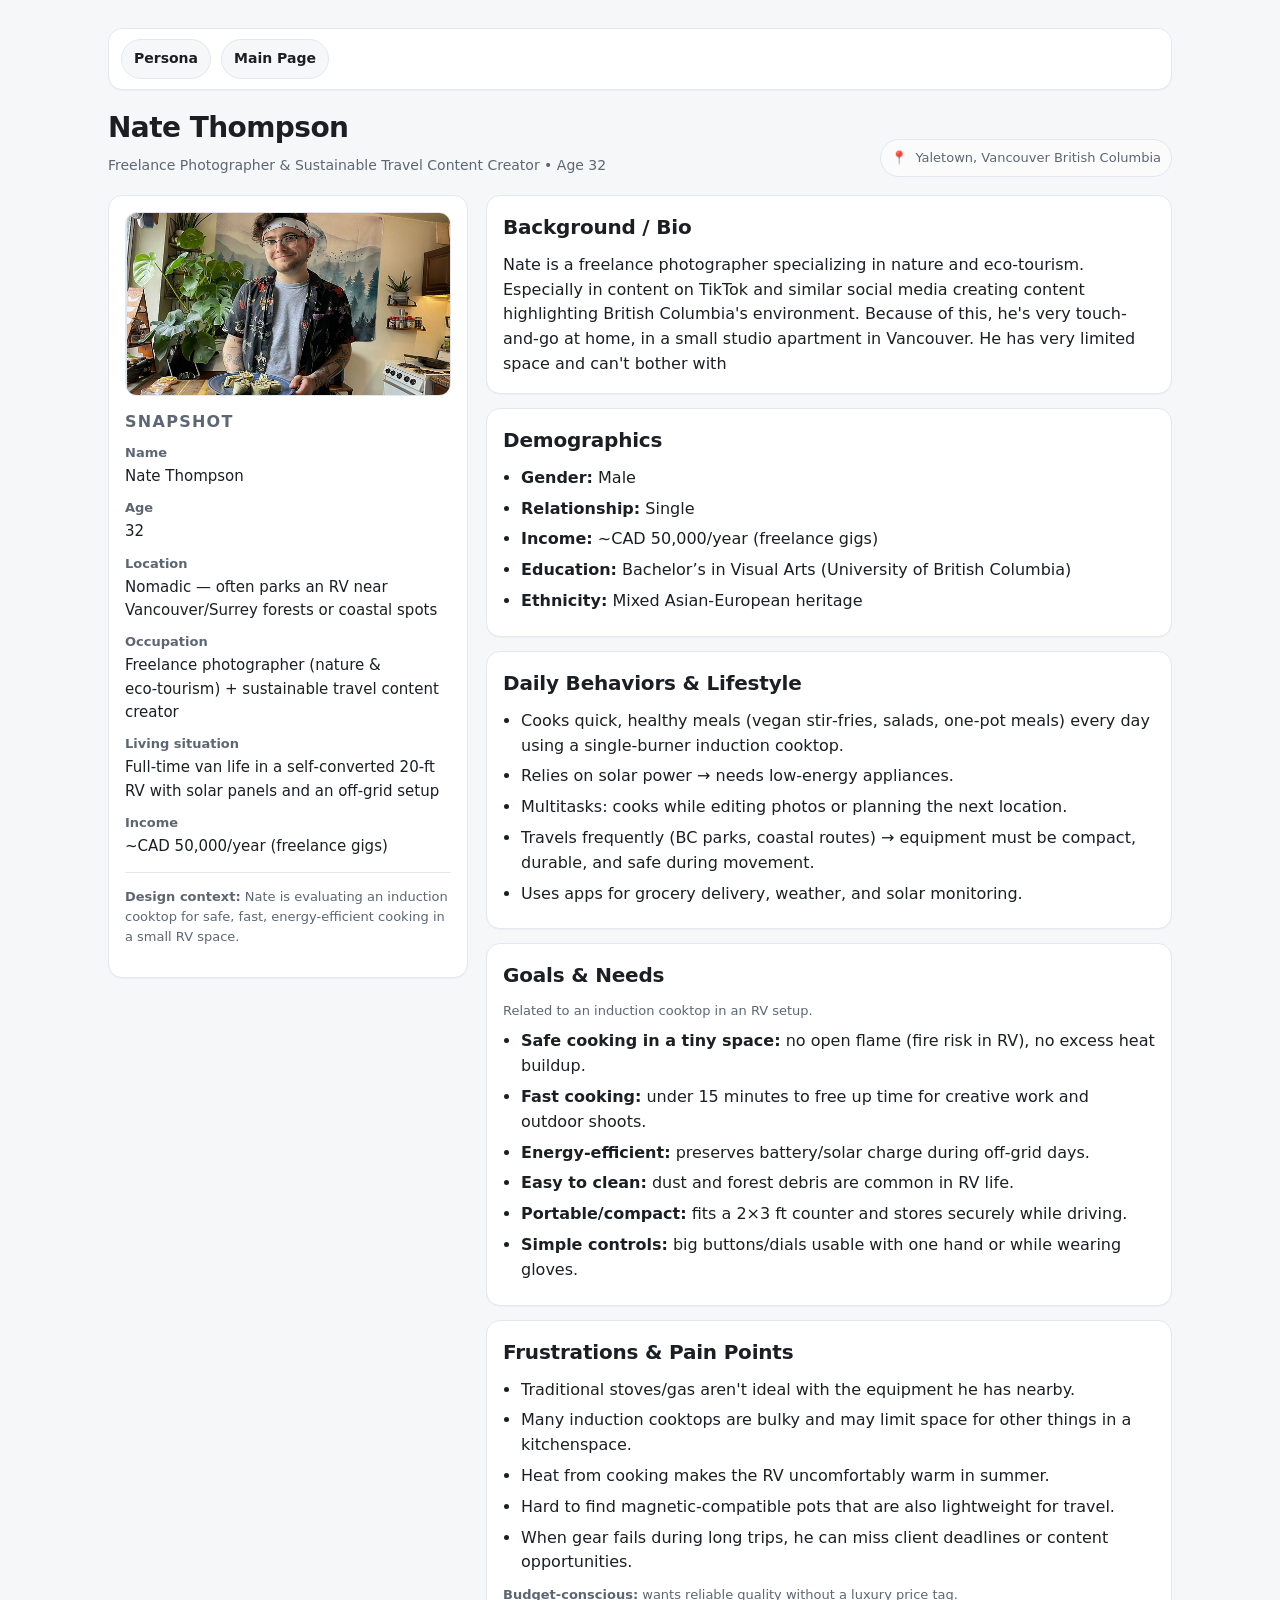
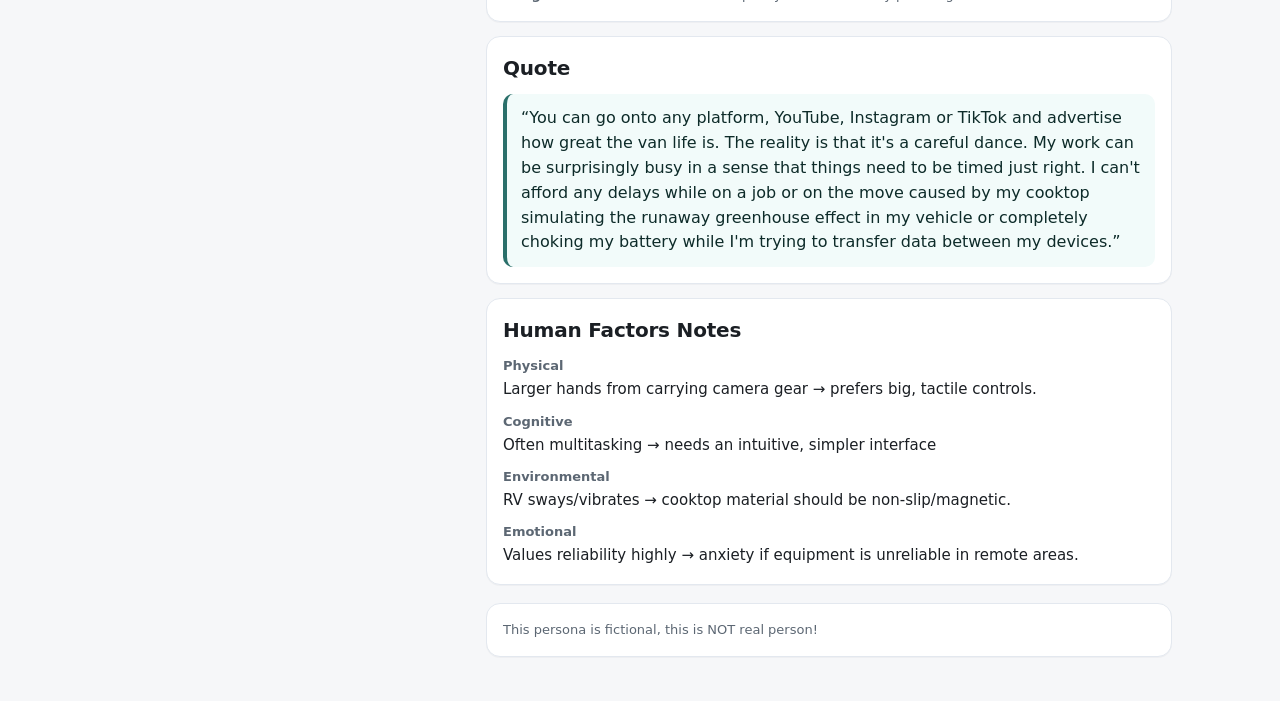
<file: index.html>
<!doctype html>
<html lang="en">
<head>
  <meta charset="utf-8" />
  <meta name="viewport" content="width=device-width, initial-scale=1" />
  <title>Persona — Nate Thompson</title>
  <meta name="description" content="Persona biography site for Nate Thompson — freelance photographer & sustainable travel content creator." />
  <link rel="stylesheet" href="style.css" />
</head>
<body>
    <div class="wrapper">
        <nav class="top-nav" aria-label="Primary navigation">
            <a href="index.html">Persona</a>
            <a href="main.html">Main Page</a>
        </nav>
        <header>
            <div>
                <h1 class="title">Nate Thompson</h1>
                <p class="subtitle">Freelance Photographer &amp; Sustainable Travel Content Creator • Age 32</p>
            </div>
            <div class="badge" aria-label="Location">
                <span aria-hidden="true">📍</span>
                <span>Yaletown, Vancouver British Columbia</span>
            </div>
        </header>

        <div class="grid">
            <!-- Left column: snapshot -->
            <aside class="card kv">
                <img class="portrait" src="assets/nate-thompson.jpg" alt="Portrait of Nate Thompson, a fictional persona." />

                <h2>Snapshot</h2>
                <dl>
                    <div>
                        <dt>Name</dt>
                        <dd>Nate Thompson</dd>
                    </div>
                    <div>
                        <dt>Age</dt>
                        <dd>32</dd>
                    </div>
                    <div>
                        <dt>Location</dt>
                        <dd>Nomadic — often parks an RV near Vancouver/Surrey forests or coastal spots</dd>
                    </div>
                    <div>
                        <dt>Occupation</dt>
                        <dd>Freelance photographer (nature &amp; eco‑tourism) + sustainable travel content creator</dd>
                    </div>
                    <div>
                        <dt>Living situation</dt>
                        <dd>Full‑time van life in a self‑converted 20‑ft RV with solar panels and an off‑grid setup</dd>
                    </div>
                    <div>
                        <dt>Income</dt>
                        <dd>~CAD 50,000/year (freelance gigs)</dd>
                    </div>
                </dl>

                <hr />

                <p class="small">
                    <strong>Design context:</strong> Nate is evaluating an induction cooktop for safe, fast, energy‑efficient cooking in a small RV space.
                </p>
            </aside>

            <!-- Right column: details -->
            <main>
                <section class="card" id="background-bio">
                    <h2>Background / Bio</h2>
                    <p>
                        Nate is a freelance photographer specializing in nature and eco‑tourism. Especially in content on TikTok and similar
                        social media creating content highlighting British Columbia's environment. Because of this, he's very touch-and-go
                        at home, in a small studio apartment in Vancouver. He has very limited space and can't bother with
                    </p>
                </section>

                <section class="card" id="demographics">
                    <h2>Demographics</h2>
                    <ul>
                        <li><strong>Gender:</strong> Male</li>
                        <li><strong>Relationship:</strong> Single</li>
                        <li><strong>Income:</strong> ~CAD 50,000/year (freelance gigs)</li>
                        <li><strong>Education:</strong> Bachelor’s in Visual Arts (University of British Columbia)</li>
                        <li><strong>Ethnicity:</strong> Mixed Asian‑European heritage</li>
                    </ul>
                </section>

                <section class="card" id="daily-behaviors">
                    <h2>Daily Behaviors &amp; Lifestyle</h2>
                    <ul>
                        <li>Cooks quick, healthy meals (vegan stir‑fries, salads, one‑pot meals) every day using a single‑burner induction cooktop.</li>
                        <li>Relies on solar power → needs low‑energy appliances.</li>
                        <li>Multitasks: cooks while editing photos or planning the next location.</li>
                        <li>Travels frequently (BC parks, coastal routes) → equipment must be compact, durable, and safe during movement.</li>
                        <li>Uses apps for grocery delivery, weather, and solar monitoring.</li>
                    </ul>
                </section>

                <section class="card" id="goals-needs">
                    <h2>Goals &amp; Needs</h2>
                    <p class="small">Related to an induction cooktop in an RV setup.</p>
                    <ul>
                        <li><strong>Safe cooking in a tiny space:</strong> no open flame (fire risk in RV), no excess heat buildup.</li>
                        <li><strong>Fast cooking:</strong> under 15 minutes to free up time for creative work and outdoor shoots.</li>
                        <li><strong>Energy‑efficient:</strong> preserves battery/solar charge during off‑grid days.</li>
                        <li><strong>Easy to clean:</strong> dust and forest debris are common in RV life.</li>
                        <li><strong>Portable/compact:</strong> fits a 2×3 ft counter and stores securely while driving.</li>
                        <li><strong>Simple controls:</strong> big buttons/dials usable with one hand or while wearing gloves.</li>
                    </ul>
                </section>

                <section class="card" id="frustrations">
                    <h2>Frustrations &amp; Pain Points</h2>
                    <ul>
                        <li>Traditional stoves/gas aren't ideal with the equipment he has nearby.</li>
                        <li>Many induction cooktops are bulky and may limit space for other things in a kitchenspace.</li>
                        <li>Heat from cooking makes the RV uncomfortably warm in summer.</li>
                        <li>Hard to find magnetic‑compatible pots that are also lightweight for travel.</li>
                        <li>When gear fails during long trips, he can miss client deadlines or content opportunities.</li>
                    </ul>
                    <p class="small" style="margin-top:10px;">
                        <strong>Budget‑conscious:</strong> wants reliable quality without a luxury price tag.
                    </p>
                </section>

                <section class="card" id="quote">
                    <h2>Quote</h2>
                    <blockquote>
                        “You can go onto any platform, YouTube, Instagram or TikTok and advertise how great the van life is. The reality is that it's a careful
                        dance. My work can be surprisingly busy in a sense that things need to be timed just right. I can't afford any delays while on a job
                        or on the move caused by my cooktop simulating the runaway greenhouse effect in my vehicle or completely choking my battery while I'm
                        trying to transfer data between my devices.”
                    </blockquote>
                </section>

                <section class="card" id="human-factors">
                    <h2>Human Factors Notes</h2>
                    <dl>
                        <div>
                            <dt>Physical</dt>
                            <dd>Larger hands from carrying camera gear → prefers big, tactile controls.</dd>
                        </div>
                        <div>
                            <dt>Cognitive</dt>
                            <dd>Often multitasking → needs an intuitive, simpler interface</dd>
                        </div>
                        <div>
                            <dt>Environmental</dt>
                            <dd>RV sways/vibrates → cooktop material should be non-slip/magnetic.</dd>
                        </div>
                        <div>
                            <dt>Emotional</dt>
                            <dd>Values reliability highly → anxiety if equipment is unreliable in remote areas.</dd>
                        </div>
                    </dl>
                </section>

                <footer class="card">
                    <p class="small" style="margin:0;">
                        This persona is fictional, this is NOT real person!
                    </p>
                </footer>
            </main>
        </div>
    </div>
</body>
</html>
</file>
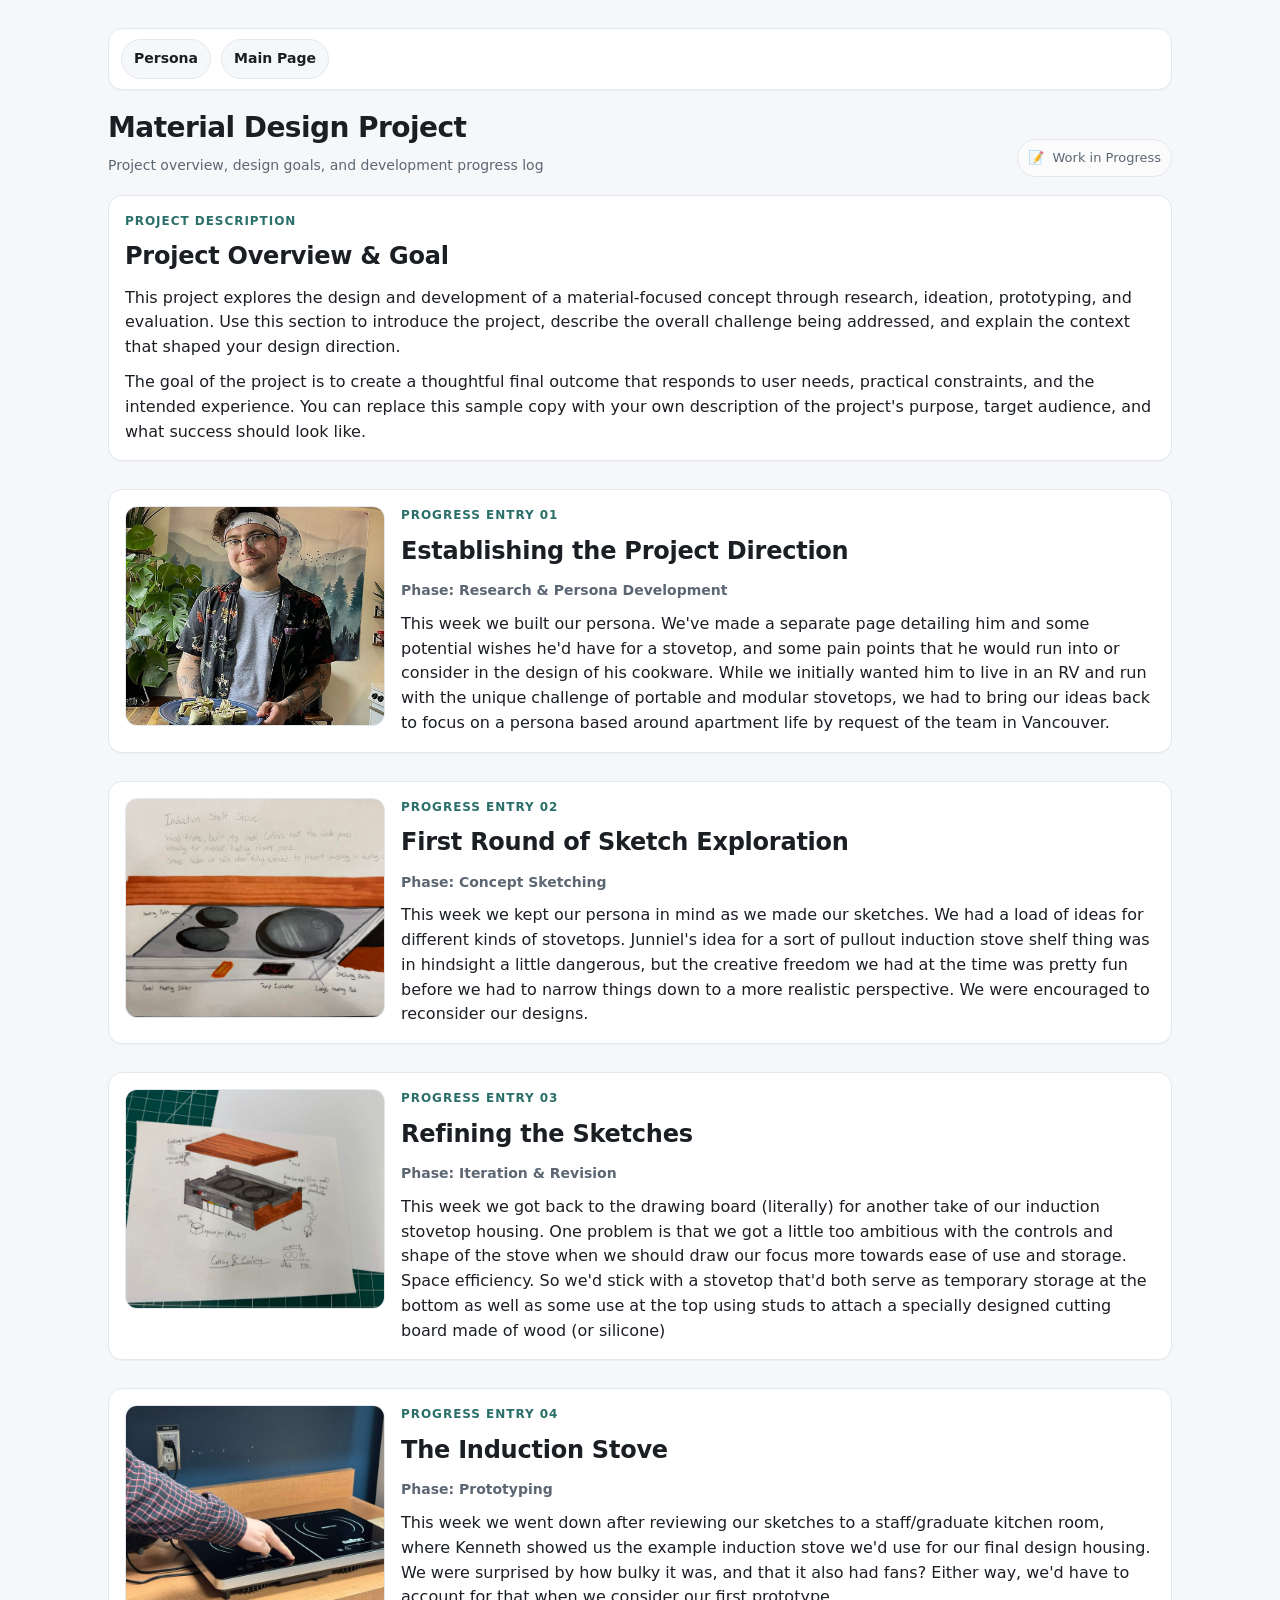
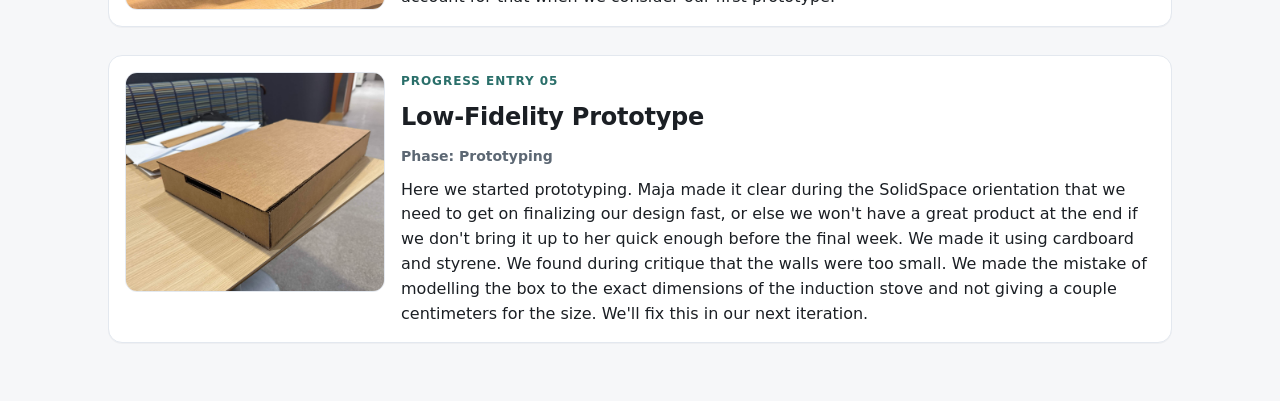
<file: main.html>
<!doctype html>
<html lang="en">
<head>
  <meta charset="utf-8" />
  <meta name="viewport" content="width=device-width, initial-scale=1" />
  <title>Material Design Project — Main Page</title>
  <meta name="description" content="Main project page with project overview, goals, and progress report entries." />
  <link rel="stylesheet" href="style.css" />
</head>
<body>
    <div class="wrapper">
        <nav class="top-nav" aria-label="Primary navigation">
            <a href="index.html">Persona</a>
            <a href="main.html">Main Page</a>
        </nav>
        <header>
            <div>
                <h1 class="title">Material Design Project</h1>
                <p class="subtitle">Project overview, design goals, and development progress log</p>
            </div>
            <div class="badge" aria-label="Project status">
                <span aria-hidden="true">📝</span>
                <span>Work in Progress</span>
            </div>
        </header>

        <main class="project-main">
            <section class="card project-intro">
                <p class="eyebrow">Project Description</p>
                <h2>Project Overview &amp; Goal</h2>
                <p>
                    This project explores the design and development of a material-focused concept through research,
                    ideation, prototyping, and evaluation. Use this section to introduce the project, describe the
                    overall challenge being addressed, and explain the context that shaped your design direction.
                </p>
                <p>
                    The goal of the project is to create a thoughtful final outcome that responds to user needs,
                    practical constraints, and the intended experience. You can replace this sample copy with your
                    own description of the project's purpose, target audience, and what success should look like.
                </p>
            </section>

            <section class="card progress-entry">
                <img src="assets/nate-thompson.jpg" alt="Progress image for early project context or persona development." class="entry-image" />
                <div class="entry-content">
                    <p class="eyebrow">Progress Entry 01</p>
                    <h2>Establishing the Project Direction</h2>
                    <p class="entry-phase">Phase: Research &amp; Persona Development</p>
                    <p>
                        This week we built our persona. We've made a separate page detailing him and some potential wishes he'd have for a stovetop,
                        and some pain points that he would run into or consider in the design of his cookware. While we initially wanted him to
                        live in an RV and run with the unique challenge of portable and modular stovetops, we had to bring our ideas back to focus
                        on a persona based around apartment life by request of the team in Vancouver.
                    </p>
                </div>
            </section>

            <section class="card progress-entry">
                <img src="assets/sketch.jpg" alt="Progress image showing first concept sketches." class="entry-image" />
                <div class="entry-content">
                    <p class="eyebrow">Progress Entry 02</p>
                    <h2>First Round of Sketch Exploration</h2>
                    <p class="entry-phase">Phase: Concept Sketching</p>
                    <p>
                        This week we kept our persona in mind as we made our sketches. We had a load of ideas for different kinds of stovetops.
                        Junniel's idea for a sort of pullout induction stove shelf thing was in hindsight a little dangerous, but
                        the creative freedom we had at the time was pretty fun before we had to narrow things down to a more realistic perspective.
                        We were encouraged to reconsider our designs.
                    </p>
                </div>
            </section>

            <section class="card progress-entry">
                <img src="assets/sketch2.jpg" alt="Progress image showing a second sketch iteration." class="entry-image" />
                <div class="entry-content">
                    <p class="eyebrow">Progress Entry 03</p>
                    <h2>Refining the Sketches</h2>
                    <p class="entry-phase">Phase: Iteration &amp; Revision</p>
                    <p>
                        This week we got back to the drawing board (literally) for another take of our induction stovetop housing. One problem
                        is that we got a little too ambitious with the controls and shape of the stove when we should draw our focus more towards
                        ease of use and storage. Space efficiency. So we'd stick with a stovetop that'd both serve as temporary storage at the bottom
                        as well as some use at the top using studs to attach a specially designed cutting board made of wood (or silicone)
                    </p>
                </div>
            </section>

            <section class="card progress-entry">
                <img src="assets/induction.jpg" alt="Progress image showing a developed design or prototype stage." class="entry-image" />
                <div class="entry-content">
                    <p class="eyebrow">Progress Entry 04</p>
                    <h2>The Induction Stove</h2>
                    <p class="entry-phase">Phase: Prototyping</p>
                    <p>
                        This week we went down after reviewing our sketches to a staff/graduate kitchen room, where Kenneth showed us the example
                        induction stove we'd use for our final design housing. We were surprised by how bulky it was, and that it also had fans?
                        Either way, we'd have to account for that when we consider our first prototype.
                    </p>
                </div>
            </section>

            <section class="card progress-entry">
                <img src="assets/boxreal.jpg" alt="Progress image showing the more finalized project outcome." class="entry-image" />
                <div class="entry-content">
                    <p class="eyebrow">Progress Entry 05</p>
                    <h2>Low-Fidelity Prototype</h2>
                    <p class="entry-phase">Phase: Prototyping</p>
                    <p>
                        Here we started prototyping. Maja made it clear during the SolidSpace orientation that we need to get on finalizing our
                        design fast, or else we won't have a great product at the end if we don't bring it up to her quick enough before the
                        final week. We made it using cardboard and styrene. We found during critique that the walls were too small. We made
                        the mistake of modelling the box to the exact dimensions of the induction stove and not giving a couple centimeters
                        for the size. We'll fix this in our next iteration.
                    </p>
                </div>
            </section>
        </main>
    </div>
</body>
</html>
</file>
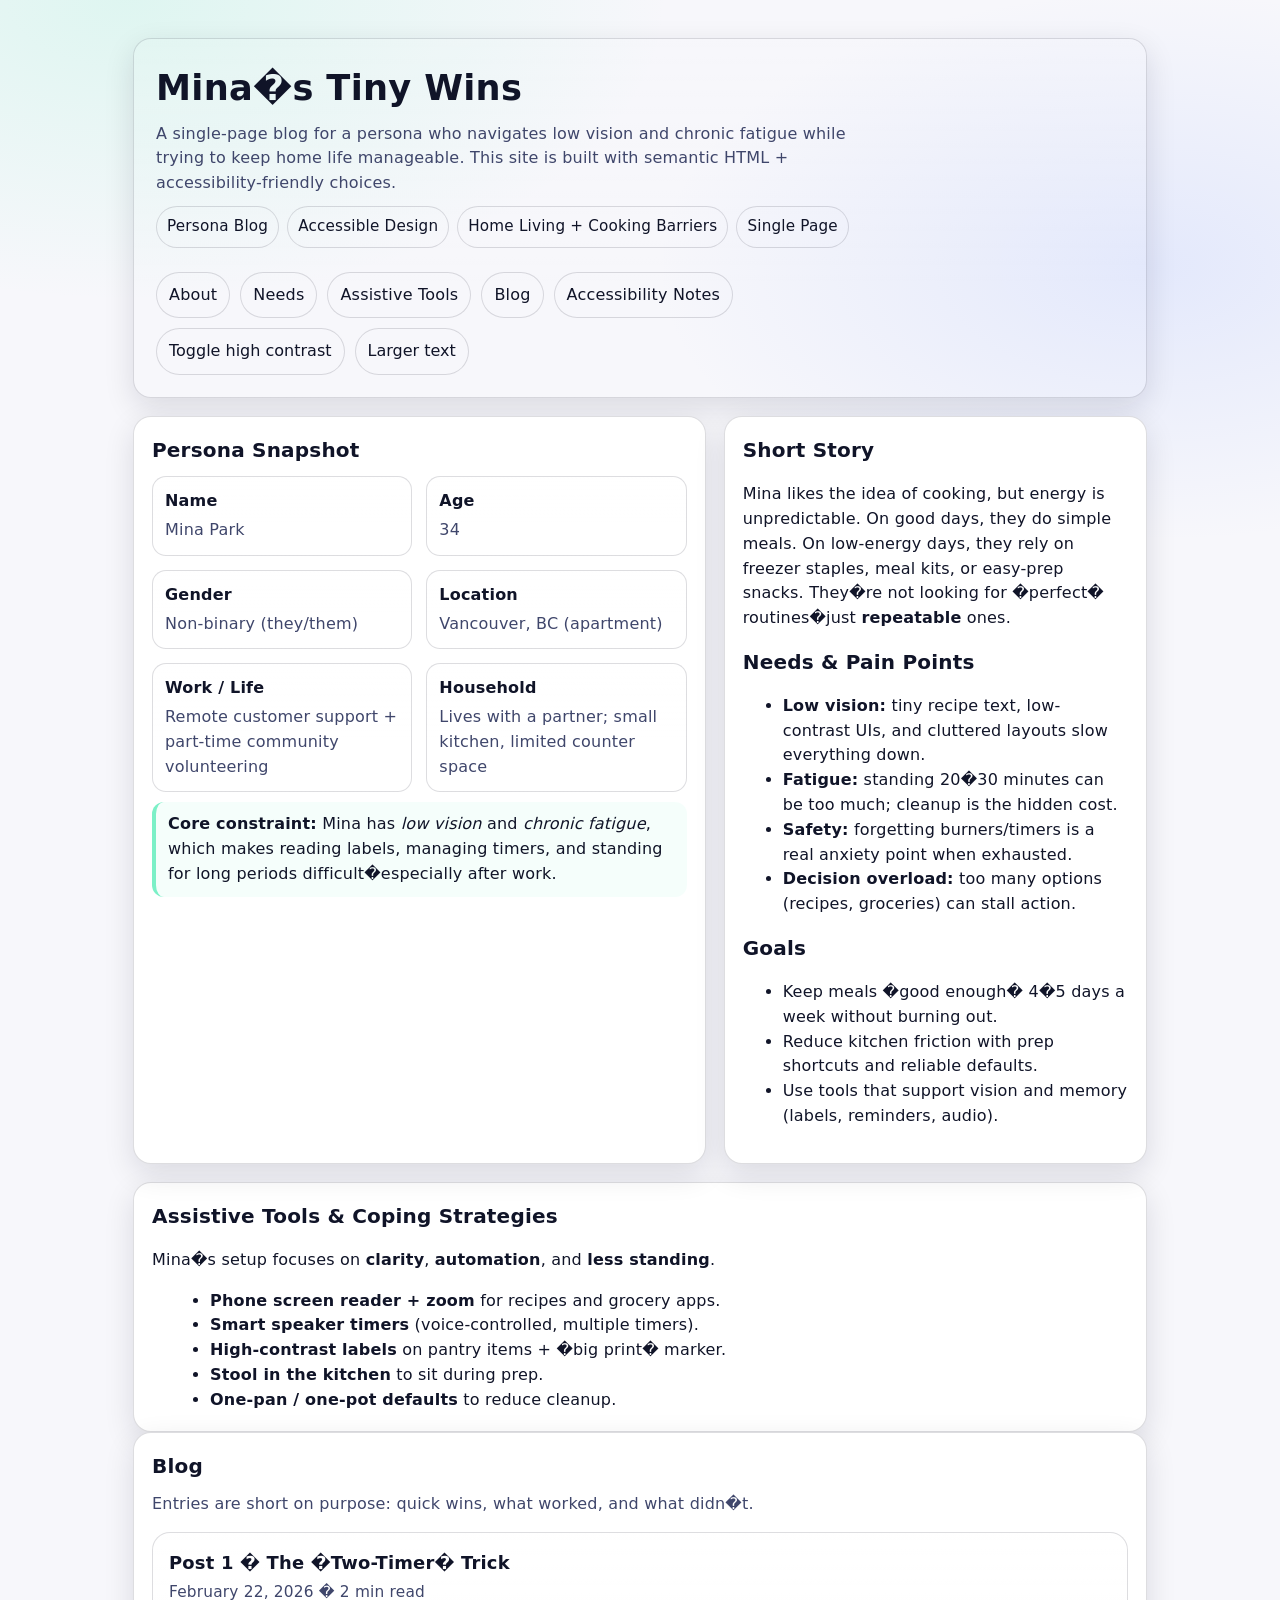
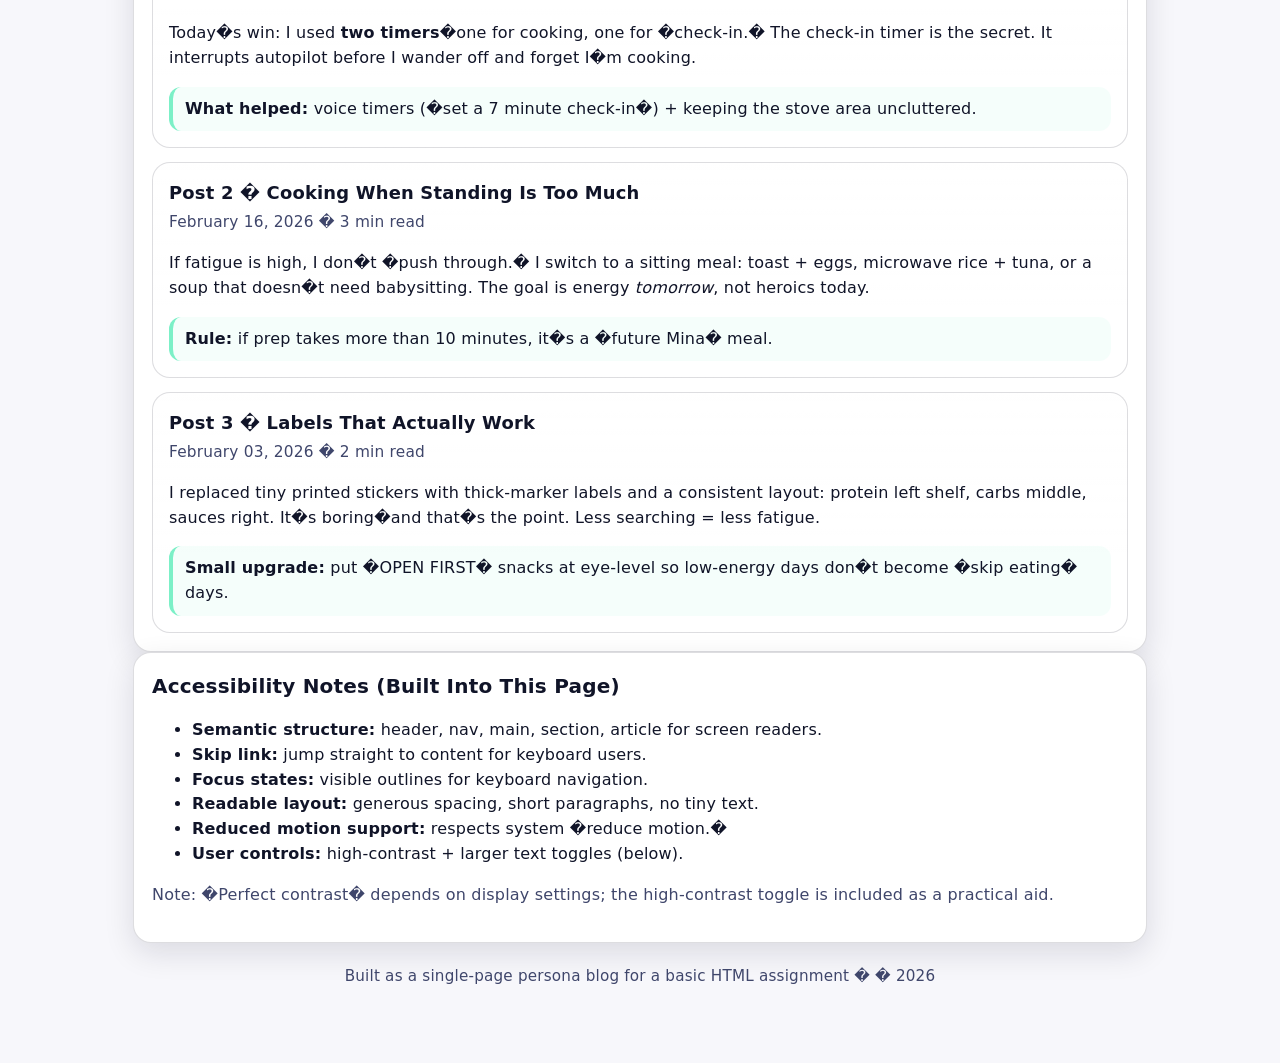
<file: persona.html>
<!doctype html>
<html lang="en">
<head>
    <meta charset="utf-8" />
    <meta name="viewport" content="width=device-width,initial-scale=1" />
    <meta name="description" content="A single-page persona blog built for an accessibility-aware assignment." />
    <title>Mina�s Tiny Wins � Persona Blog</title>

    <style>
        :root {
            --bg: #0f1220;
            --panel: #161a2c;
            --panel2: #1c2140;
            --text: #eef0ff;
            --muted: #b9bde6;
            --accent: #7cf0c7;
            --accent2: #8aa7ff;
            --danger: #ff6b8b;
            --border: rgba(255,255,255,.12);
            --shadow: 0 10px 30px rgba(0,0,0,.35);
            --radius: 18px;
            --max: 1050px;
            --focus: 3px solid var(--accent);
            --font: system-ui, -apple-system, Segoe UI, Roboto, Helvetica, Arial, "Apple Color Emoji","Segoe UI Emoji";
        }

        @media (prefers-color-scheme: light) {
            :root {
                --bg: #f7f7fb;
                --panel: #ffffff;
                --panel2: #f1f3ff;
                --text: #101428;
                --muted: #3f466b;
                --border: rgba(16,20,40,.14);
                --shadow: 0 10px 30px rgba(16,20,40,.12);
            }
        }

        * {
            box-sizing: border-box
        }

        html {
            scroll-behavior: smooth
        }

        body {
            margin: 0;
            font-family: var(--font);
            background: radial-gradient(900px 500px at 10% 0%, rgba(124,240,199,.20), transparent 60%), radial-gradient(900px 500px at 90% 10%, rgba(138,167,255,.18), transparent 55%), var(--bg);
            color: var(--text);
            line-height: 1.55;
            letter-spacing: .2px;
        }

        /* Skip link for keyboard users */
        .skip {
            position: absolute;
            left: -999px;
            top: 10px;
            padding: 10px 14px;
            background: var(--panel);
            border: 1px solid var(--border);
            border-radius: 12px;
            box-shadow: var(--shadow);
            color: var(--text);
            z-index: 999;
        }

            .skip:focus {
                left: 10px;
                outline: var(--focus)
            }

        a {
            color: var(--accent2);
            text-underline-offset: 3px;
        }

            a:focus {
                outline: var(--focus);
                outline-offset: 3px;
                border-radius: 10px;
            }

        button:focus {
            outline: var(--focus);
            outline-offset: 3px
        }

        .wrap {
            max-width: var(--max);
            margin: 0 auto;
            padding: 28px 18px 60px;
        }

        header {
            background: linear-gradient(180deg, rgba(255,255,255,.06), transparent 70%);
            border: 1px solid var(--border);
            border-radius: var(--radius);
            padding: 22px;
            box-shadow: var(--shadow);
            margin-top: 10px;
        }

        .top {
            display: flex;
            gap: 18px;
            align-items: flex-start;
            justify-content: space-between;
            flex-wrap: wrap;
        }

        .brand h1 {
            margin: 0 0 6px;
            font-size: clamp(1.6rem, 3vw, 2.2rem);
            letter-spacing: .3px;
        }

        .brand p {
            margin: 0;
            color: var(--muted);
            max-width: 70ch;
        }

        nav {
            display: flex;
            gap: 10px;
            flex-wrap: wrap;
            align-items: center;
            justify-content: flex-end;
            margin-top: 6px;
        }

            nav a {
                display: inline-block;
                padding: 10px 12px;
                background: rgba(255,255,255,.05);
                border: 1px solid var(--border);
                border-radius: 999px;
                text-decoration: none;
                color: var(--text);
            }

                nav a:hover {
                    border-color: rgba(255,255,255,.22)
                }

                nav a:focus {
                    outline: var(--focus);
                    outline-offset: 3px
                }

        .grid {
            display: grid;
            grid-template-columns: 1.15fr .85fr;
            gap: 18px;
            margin-top: 18px;
        }

        @media (max-width: 920px) {
            .grid {
                grid-template-columns: 1fr
            }
        }

        .card {
            background: var(--panel);
            border: 1px solid var(--border);
            border-radius: var(--radius);
            box-shadow: var(--shadow);
            padding: 18px;
        }

            .card h2 {
                margin: 0 0 10px;
                font-size: 1.25rem;
            }

        .pillrow {
            display: flex;
            flex-wrap: wrap;
            gap: 8px;
            margin-top: 10px;
        }

        .pill {
            font-size: .95rem;
            padding: 8px 10px;
            border-radius: 999px;
            border: 1px solid var(--border);
            background: rgba(255,255,255,.04);
            color: var(--text);
            white-space: nowrap;
        }

        .persona {
            display: grid;
            grid-template-columns: 1fr 1fr;
            gap: 14px;
        }

        @media (max-width: 560px) {
            .persona {
                grid-template-columns: 1fr;
            }
        }

        .kv {
            border: 1px solid var(--border);
            border-radius: 14px;
            padding: 12px;
            background: linear-gradient(180deg, rgba(255,255,255,.05), transparent 60%);
        }

        .k {
            font-weight: 650;
        }

        .v {
            color: var(--muted);
            margin-top: 4px;
        }

        main {
            margin-top: 18px;
        }

        section {
            scroll-margin-top: 14px;
        }

        .posts {
            display: grid;
            grid-template-columns: 1fr;
            gap: 14px;
        }

        article {
            border: 1px solid var(--border);
            border-radius: var(--radius);
            padding: 16px;
            background: linear-gradient(180deg, rgba(255,255,255,.04), transparent 70%), var(--panel);
        }

            article h3 {
                margin: 0 0 4px;
                font-size: 1.12rem;
            }

        .meta {
            color: var(--muted);
            font-size: .96rem;
            margin: 0 0 10px;
        }

        .callout {
            border-left: 4px solid var(--accent);
            padding: 10px 12px;
            border-radius: 12px;
            background: rgba(124,240,199,.08);
            margin-top: 10px;
        }

        .tools ul {
            margin: 10px 0 0 18px;
        }

        .btnbar {
            display: flex;
            gap: 10px;
            flex-wrap: wrap;
            margin-top: 10px;
        }

        .btn {
            cursor: pointer;
            border-radius: 999px;
            padding: 10px 12px;
            border: 1px solid var(--border);
            background: rgba(255,255,255,.06);
            color: var(--text);
            font: inherit;
        }

            .btn:hover {
                border-color: rgba(255,255,255,.25)
            }

            .btn[aria-pressed="true"] {
                border-color: rgba(124,240,199,.55);
                box-shadow: 0 0 0 3px rgba(124,240,199,.12);
            }

        footer {
            margin-top: 22px;
            color: var(--muted);
            text-align: center;
            font-size: .95rem;
        }

        /* Optional high-contrast toggle (adds clarity for low vision) */
        .hc {
            --bg: #000;
            --panel: #000;
            --panel2: #000;
            --text: #fff;
            --muted: #e7e7e7;
            --accent: #00ffd5;
            --accent2: #7aa6ff;
            --border: rgba(255,255,255,.55);
            background: #000 !important;
        }

        /* Respect reduced motion */
        @media (prefers-reduced-motion: reduce) {
            html {
                scroll-behavior: auto
            }

            * {
                transition: none !important;
                animation: none !important;
            }
        }
    </style>
</head>

<body>
    <a class="skip" href="#content">Skip to main content</a>

    <div class="wrap">
        <header role="banner" aria-label="Site header">
            <div class="top">
                <div class="brand">
                    <h1>Mina�s Tiny Wins</h1>
                    <p>
                        A single-page blog for a persona who navigates low vision and chronic fatigue while trying to keep home life manageable.
                        This site is built with semantic HTML + accessibility-friendly choices.
                    </p>
                    <div class="pillrow" aria-label="Quick tags">
                        <span class="pill">Persona Blog</span>
                        <span class="pill">Accessible Design</span>
                        <span class="pill">Home Living + Cooking Barriers</span>
                        <span class="pill">Single Page</span>
                    </div>
                </div>

                <div>
                    <nav aria-label="Primary navigation">
                        <a href="#about">About</a>
                        <a href="#needs">Needs</a>
                        <a href="#tools">Assistive Tools</a>
                        <a href="#posts">Blog</a>
                        <a href="#accessibility">Accessibility Notes</a>
                    </nav>

                    <div class="btnbar" aria-label="View controls">
                        <button class="btn" id="hcBtn" aria-pressed="false" type="button">
                            Toggle high contrast
                        </button>
                        <button class="btn" id="textBtn" aria-pressed="false" type="button">
                            Larger text
                        </button>
                    </div>
                </div>
            </div>
        </header>

        <div class="grid">
            <aside class="card" aria-label="Persona snapshot">
                <h2 id="about">Persona Snapshot</h2>

                <div class="persona">
                    <div class="kv">
                        <div class="k">Name</div>
                        <div class="v">Mina Park</div>
                    </div>
                    <div class="kv">
                        <div class="k">Age</div>
                        <div class="v">34</div>
                    </div>
                    <div class="kv">
                        <div class="k">Gender</div>
                        <div class="v">Non-binary (they/them)</div>
                    </div>
                    <div class="kv">
                        <div class="k">Location</div>
                        <div class="v">Vancouver, BC (apartment)</div>
                    </div>
                    <div class="kv">
                        <div class="k">Work / Life</div>
                        <div class="v">Remote customer support + part-time community volunteering</div>
                    </div>
                    <div class="kv">
                        <div class="k">Household</div>
                        <div class="v">Lives with a partner; small kitchen, limited counter space</div>
                    </div>
                </div>

                <div class="callout" role="note" aria-label="Core constraint">
                    <strong>Core constraint:</strong> Mina has <em>low vision</em> and <em>chronic fatigue</em>, which makes reading labels, managing timers,
                    and standing for long periods difficult�especially after work.
                </div>
            </aside>

            <section class="card" aria-label="Persona story">
                <h2>Short Story</h2>
                <p>
                    Mina likes the idea of cooking, but energy is unpredictable. On good days, they do simple meals.
                    On low-energy days, they rely on freezer staples, meal kits, or easy-prep snacks.
                    They�re not looking for �perfect� routines�just <strong>repeatable</strong> ones.
                </p>

                <h2 id="needs">Needs & Pain Points</h2>
                <ul>
                    <li><strong>Low vision:</strong> tiny recipe text, low-contrast UIs, and cluttered layouts slow everything down.</li>
                    <li><strong>Fatigue:</strong> standing 20�30 minutes can be too much; cleanup is the hidden cost.</li>
                    <li><strong>Safety:</strong> forgetting burners/timers is a real anxiety point when exhausted.</li>
                    <li><strong>Decision overload:</strong> too many options (recipes, groceries) can stall action.</li>
                </ul>

                <h2>Goals</h2>
                <ul>
                    <li>Keep meals �good enough� 4�5 days a week without burning out.</li>
                    <li>Reduce kitchen friction with prep shortcuts and reliable defaults.</li>
                    <li>Use tools that support vision and memory (labels, reminders, audio).</li>
                </ul>
            </section>
        </div>

        <main id="content" tabindex="-1" aria-label="Main content">
            <section class="card tools" id="tools" aria-label="Assistive tools and strategies">
                <h2>Assistive Tools & Coping Strategies</h2>
                <p>Mina�s setup focuses on <strong>clarity</strong>, <strong>automation</strong>, and <strong>less standing</strong>.</p>
                <ul>
                    <li><strong>Phone screen reader + zoom</strong> for recipes and grocery apps.</li>
                    <li><strong>Smart speaker timers</strong> (voice-controlled, multiple timers).</li>
                    <li><strong>High-contrast labels</strong> on pantry items + �big print� marker.</li>
                    <li><strong>Stool in the kitchen</strong> to sit during prep.</li>
                    <li><strong>One-pan / one-pot defaults</strong> to reduce cleanup.</li>
                </ul>
            </section>

            <section class="card" id="posts" aria-label="Blog posts">
                <h2>Blog</h2>
                <p style="color:var(--muted); margin-top:0;">
                    Entries are short on purpose: quick wins, what worked, and what didn�t.
                </p>

                <div class="posts" role="list">
                    <article role="listitem" aria-label="Blog post 1">
                        <h3>Post 1 � The �Two-Timer� Trick</h3>
                        <p class="meta">February 22, 2026 � 2 min read</p>
                        <p>
                            Today�s win: I used <strong>two timers</strong>�one for cooking, one for �check-in.�
                            The check-in timer is the secret. It interrupts autopilot before I wander off and forget I�m cooking.
                        </p>
                        <div class="callout" role="note">
                            <strong>What helped:</strong> voice timers (�set a 7 minute check-in�) + keeping the stove area uncluttered.
                        </div>
                    </article>

                    <article role="listitem" aria-label="Blog post 2">
                        <h3>Post 2 � Cooking When Standing Is Too Much</h3>
                        <p class="meta">February 16, 2026 � 3 min read</p>
                        <p>
                            If fatigue is high, I don�t �push through.� I switch to a sitting meal:
                            toast + eggs, microwave rice + tuna, or a soup that doesn�t need babysitting.
                            The goal is energy <em>tomorrow</em>, not heroics today.
                        </p>
                        <div class="callout" role="note">
                            <strong>Rule:</strong> if prep takes more than 10 minutes, it�s a �future Mina� meal.
                        </div>
                    </article>

                    <article role="listitem" aria-label="Blog post 3">
                        <h3>Post 3 � Labels That Actually Work</h3>
                        <p class="meta">February 03, 2026 � 2 min read</p>
                        <p>
                            I replaced tiny printed stickers with thick-marker labels and a consistent layout:
                            protein left shelf, carbs middle, sauces right. It�s boring�and that�s the point.
                            Less searching = less fatigue.
                        </p>
                        <div class="callout" role="note">
                            <strong>Small upgrade:</strong> put �OPEN FIRST� snacks at eye-level so low-energy days don�t become �skip eating� days.
                        </div>
                    </article>
                </div>
            </section>

            <section class="card" id="accessibility" aria-label="Accessibility notes">
                <h2>Accessibility Notes (Built Into This Page)</h2>
                <ul>
                    <li><strong>Semantic structure:</strong> header, nav, main, section, article for screen readers.</li>
                    <li><strong>Skip link:</strong> jump straight to content for keyboard users.</li>
                    <li><strong>Focus states:</strong> visible outlines for keyboard navigation.</li>
                    <li><strong>Readable layout:</strong> generous spacing, short paragraphs, no tiny text.</li>
                    <li><strong>Reduced motion support:</strong> respects system �reduce motion.�</li>
                    <li><strong>User controls:</strong> high-contrast + larger text toggles (below).</li>
                </ul>
                <p style="color:var(--muted);">
                    Note: �Perfect contrast� depends on display settings; the high-contrast toggle is included as a practical aid.
                </p>
            </section>
        </main>

        <footer role="contentinfo" aria-label="Site footer">
            <p>
                Built as a single-page persona blog for a basic HTML assignment �
                <span aria-label="Copyright">�</span> 2026
            </p>
        </footer>
    </div>

    <script>
    (function(){
      const hcBtn = document.getElementById('hcBtn');
      const textBtn = document.getElementById('textBtn');

      function setPressed(btn, value){
        btn.setAttribute('aria-pressed', value ? 'true' : 'false');
      }

      hcBtn.addEventListener('click', () => {
        document.body.classList.toggle('hc');
        setPressed(hcBtn, document.body.classList.contains('hc'));
      });

      textBtn.addEventListener('click', () => {
        const big = document.documentElement.style.fontSize === '112%';
        document.documentElement.style.fontSize = big ? '' : '112%';
        setPressed(textBtn, !big);
      });
    })();
    </script>
</body>
</html>
</file>
<file: style.css>
:root {
    --bg: #f6f7f9;
    --card: #ffffff;
    --text: #1b1f24;
    --muted: #5c6773;
    --border: #e3e8ef;
    --accent: #2a6f6a;
}

* {
    box-sizing: border-box;
}

html, body {
    height: 100%;
}

body {
    margin: 0;
    font-family: system-ui, -apple-system, Segoe UI, Roboto, Helvetica, Arial, "Apple Color Emoji","Segoe UI Emoji";
    color: var(--text);
    background: var(--bg);
    line-height: 1.55;
}

a {
    color: var(--accent);
}

.wrapper {
    max-width: 1100px;
    margin: 0 auto;
    padding: 28px 18px 44px;
}

header {
    display: flex;
    justify-content: space-between;
    align-items: flex-end;
    gap: 12px;
    margin-bottom: 18px;
}

    header .title {
        margin: 0;
        font-size: 28px;
        letter-spacing: -0.02em;
    }

    header .subtitle {
        margin: 6px 0 0;
        color: var(--muted);
        font-size: 14px;
    }

.badge {
    display: inline-flex;
    align-items: center;
    gap: 8px;
    padding: 8px 10px;
    border: 1px solid var(--border);
    border-radius: 999px;
    background: rgba(255,255,255,.6);
    color: var(--muted);
    font-size: 13px;
    white-space: nowrap;
}

.grid {
    display: grid;
    grid-template-columns: 360px 1fr;
    gap: 18px;
    align-items: start;
}

.card {
    background: var(--card);
    border: 1px solid var(--border);
    border-radius: 14px;
    padding: 16px;
    box-shadow: 0 1px 0 rgba(16,24,40,.03);
}

.portrait {
    width: 100%;
    height: auto;
    border-radius: 12px;
    border: 1px solid var(--border);
    display: block;
}

.kv h2 {
    margin: 14px 0 8px;
    font-size: 16px;
    color: var(--muted);
    font-weight: 600;
    text-transform: uppercase;
    letter-spacing: .08em;
}

dl {
    margin: 0;
    display: grid;
    grid-template-columns: 1fr;
    gap: 10px;
}

dt {
    font-weight: 650;
    font-size: 13px;
    color: var(--muted);
    margin: 0;
}

dd {
    margin: 2px 0 0;
    font-size: 15px;
}

main h2 {
    margin: 0 0 10px;
    font-size: 20px;
    letter-spacing: -0.01em;
}

section {
    margin-bottom: 14px;
}

    section p {
        margin: 0;
    }

ul {
    margin: 8px 0 0 18px;
    padding: 0;
}

li {
    margin: 6px 0;
}

blockquote {
    margin: 10px 0 0;
    padding: 12px 14px;
    border-left: 4px solid var(--accent);
    background: #f2fbfa;
    border-radius: 10px;
    color: #0d2b29;
}

.small {
    color: var(--muted);
    font-size: 13px;
}

hr {
    border: 0;
    border-top: 1px solid var(--border);
    margin: 14px 0;
}

footer {
    margin-top: 18px;
    color: var(--muted);
    font-size: 12px;
}


.top-nav {
    display: flex;
    gap: 10px;
    align-items: center;
    margin-bottom: 16px;
    padding: 10px 12px;
    background: var(--card);
    border: 1px solid var(--border);
    border-radius: 14px;
    box-shadow: 0 1px 0 rgba(16,24,40,.03);
}

    .top-nav a {
        display: inline-flex;
        align-items: center;
        padding: 8px 12px;
        border: 1px solid var(--border);
        border-radius: 999px;
        background: var(--bg);
        color: var(--text);
        text-decoration: none;
        font-size: 14px;
        font-weight: 600;
    }

        .top-nav a:hover,
        .top-nav a:focus-visible {
            border-color: var(--accent);
            color: var(--accent);
        }

@media (max-width: 880px) {
    .grid {
        grid-template-columns: 1fr;
    }

    header {
        align-items: flex-start;
    }

    .badge {
        align-self: flex-start;
    }
}


.project-main {
    display: grid;
    gap: 14px;
}

.project-intro h2,
.entry-content h2 {
    margin: 0 0 10px;
    font-size: 24px;
    letter-spacing: -0.01em;
}

.project-intro p + p,
.entry-content p + p {
    margin-top: 10px;
}

.eyebrow {
    margin: 0 0 8px;
    font-size: 12px;
    font-weight: 700;
    letter-spacing: .08em;
    text-transform: uppercase;
    color: var(--accent);
}

.progress-entry {
    display: grid;
    grid-template-columns: 260px 1fr;
    gap: 16px;
    align-items: start;
}

.entry-image {
    width: 100%;
    height: 100%;
    max-height: 220px;
    object-fit: cover;
    border-radius: 12px;
    border: 1px solid var(--border);
    display: block;
}

.entry-content {
    min-width: 0;
}

.entry-phase {
    margin: 0 0 10px;
    color: var(--muted);
    font-size: 14px;
    font-weight: 600;
}

@media (max-width: 760px) {
    .progress-entry {
        grid-template-columns: 1fr;
    }

    .entry-image {
        max-height: none;
    }
}
</file>
